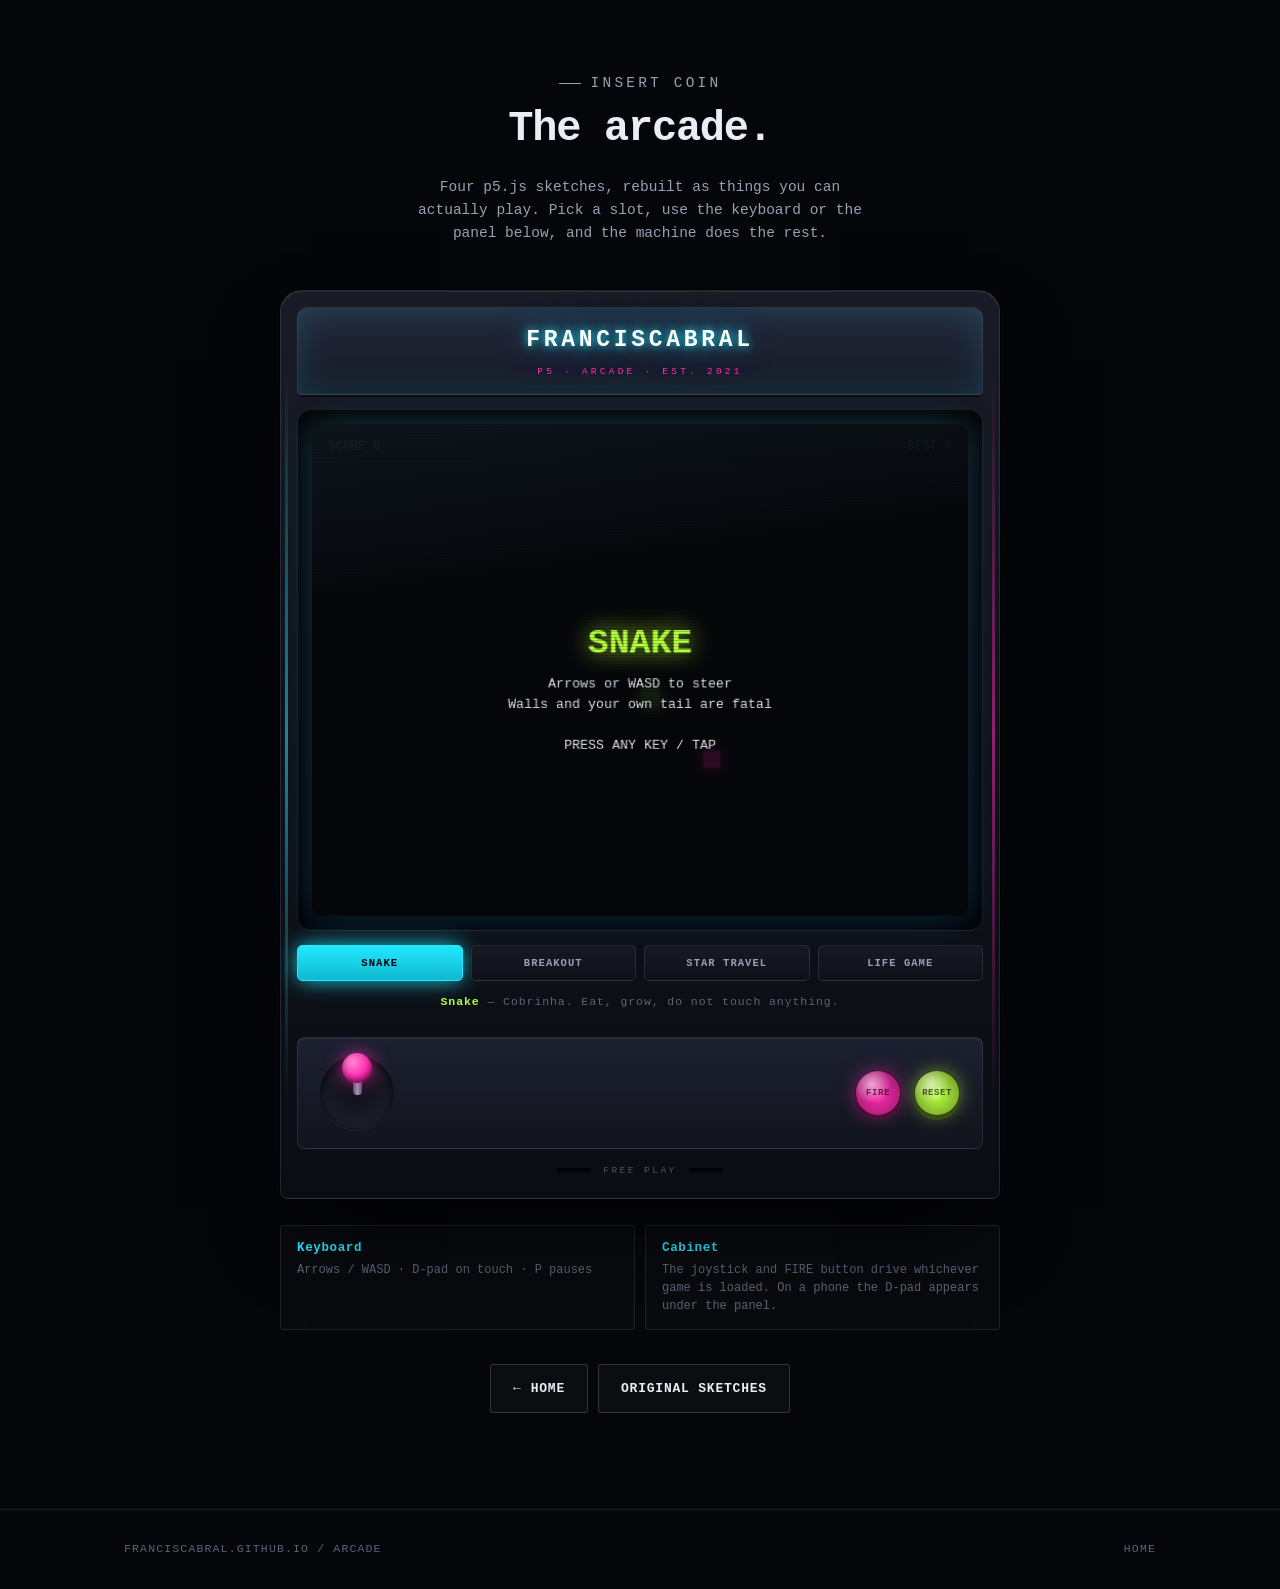
<file: arcade/index.html>
<!DOCTYPE html>
<html lang="en">

<head>
  <meta charset="utf-8">
  <meta name="viewport" content="width=device-width, initial-scale=1.0">
  <title>Arcade — franciscabral</title>
  <meta name="description" content="A p5.js arcade cabinet: Snake, Breakout, Star Travel and Life Game, playable in the browser.">
  <meta name="color-scheme" content="dark">
  <meta name="theme-color" content="#05060a">
  <link rel="icon"
    href="data:image/svg+xml,<svg xmlns='http://www.w3.org/2000/svg' viewBox='0 0 32 32'><rect width='32' height='32' fill='%2305060a'/><path d='M9 23V9h13' stroke='%2322e8ff' stroke-width='3.4' fill='none'/><path d='M9 16h9' stroke='%23ff2bb0' stroke-width='3.4' fill='none'/></svg>">
  <link rel="stylesheet" href="../assets/styles.css">
  <link rel="stylesheet" href="../assets/arcade.css">
</head>

<body>
  <main class="arcade-page">
    <div class="wrap">

      <div class="arcade-head">
        <p class="eyebrow eyebrow--magenta" style="justify-content:center">Insert coin</p>
        <h1>The arcade.</h1>
        <p>
          Four p5.js sketches, rebuilt as things you can actually play. Pick a slot, use
          the keyboard or the panel below, and the machine does the rest.
        </p>
      </div>

      <!-- ================================================================ -->
      <!-- THE CABINET                                                      -->
      <!-- ================================================================ -->
      <div class="cabinet">

        <div class="marquee">
          <div class="marquee__title">FRANCISCABRAL</div>
          <div class="marquee__sub">p5 · arcade · est. 2021</div>
        </div>

        <div class="screen-box">
          <div class="screen" id="screen">
            <div class="screen__boot" id="boot">
              <h2>READY PLAYER ONE</h2>
              <p>Select a game below</p>
            </div>
            <div class="screen__glass"></div>
          </div>
        </div>

        <div class="slots" id="slots"></div>
        <p class="now-playing" id="nowPlaying">No game loaded.</p>

        <div class="panel">
          <div class="stick" id="stick" aria-hidden="true">
            <div class="stick__dish"></div>
            <div class="stick__shaft"></div>
            <div class="stick__ball"></div>
          </div>

          <div class="buttons">
            <button class="abtn" id="btnFire" style="--btn:#ff2bb0" type="button"
              title="Action / start / pause">FIRE</button>
            <button class="abtn" id="btnReset" style="--btn:#b6ff3d" type="button"
              title="Restart the current game">RESET</button>
          </div>
        </div>

        <div class="touch-pad" id="touchPad">
          <span class="spacer"></span>
          <button type="button" data-dir="up" aria-label="Up">▲</button>
          <span class="spacer"></span>
          <button type="button" data-dir="left" aria-label="Left">◀</button>
          <button type="button" data-dir="down" aria-label="Down">▼</button>
          <button type="button" data-dir="right" aria-label="Right">▶</button>
        </div>

        <div class="coin">
          <i></i> Free play <i></i>
        </div>
      </div>

      <div class="controls-note">
        <div>
          <h3>Keyboard</h3>
          <p id="controlsText">Pick a game to see its controls.</p>
        </div>
        <div>
          <h3>Cabinet</h3>
          <p>
            The joystick and FIRE button drive whichever game is loaded. On a phone the
            D-pad appears under the panel.
          </p>
        </div>
      </div>

      <div style="text-align:center;margin-top:34px;display:flex;gap:10px;justify-content:center;flex-wrap:wrap">
        <a class="btn btn--ghost" href="../"><span aria-hidden="true">←</span> Home</a>
        <a class="btn btn--ghost" href="../archive/">Original sketches</a>
      </div>

    </div>
  </main>

  <footer>
    <div class="wrap footer__row">
      <span>franciscabral.github.io / arcade</span>
      <span><a href="../">Home</a></span>
    </div>
  </footer>

  <script src="../vendor/p5.min.js"></script>
  <script src="../assets/games.js"></script>
  <script src="../assets/cabinet.js"></script>
</body>

</html>
</file>
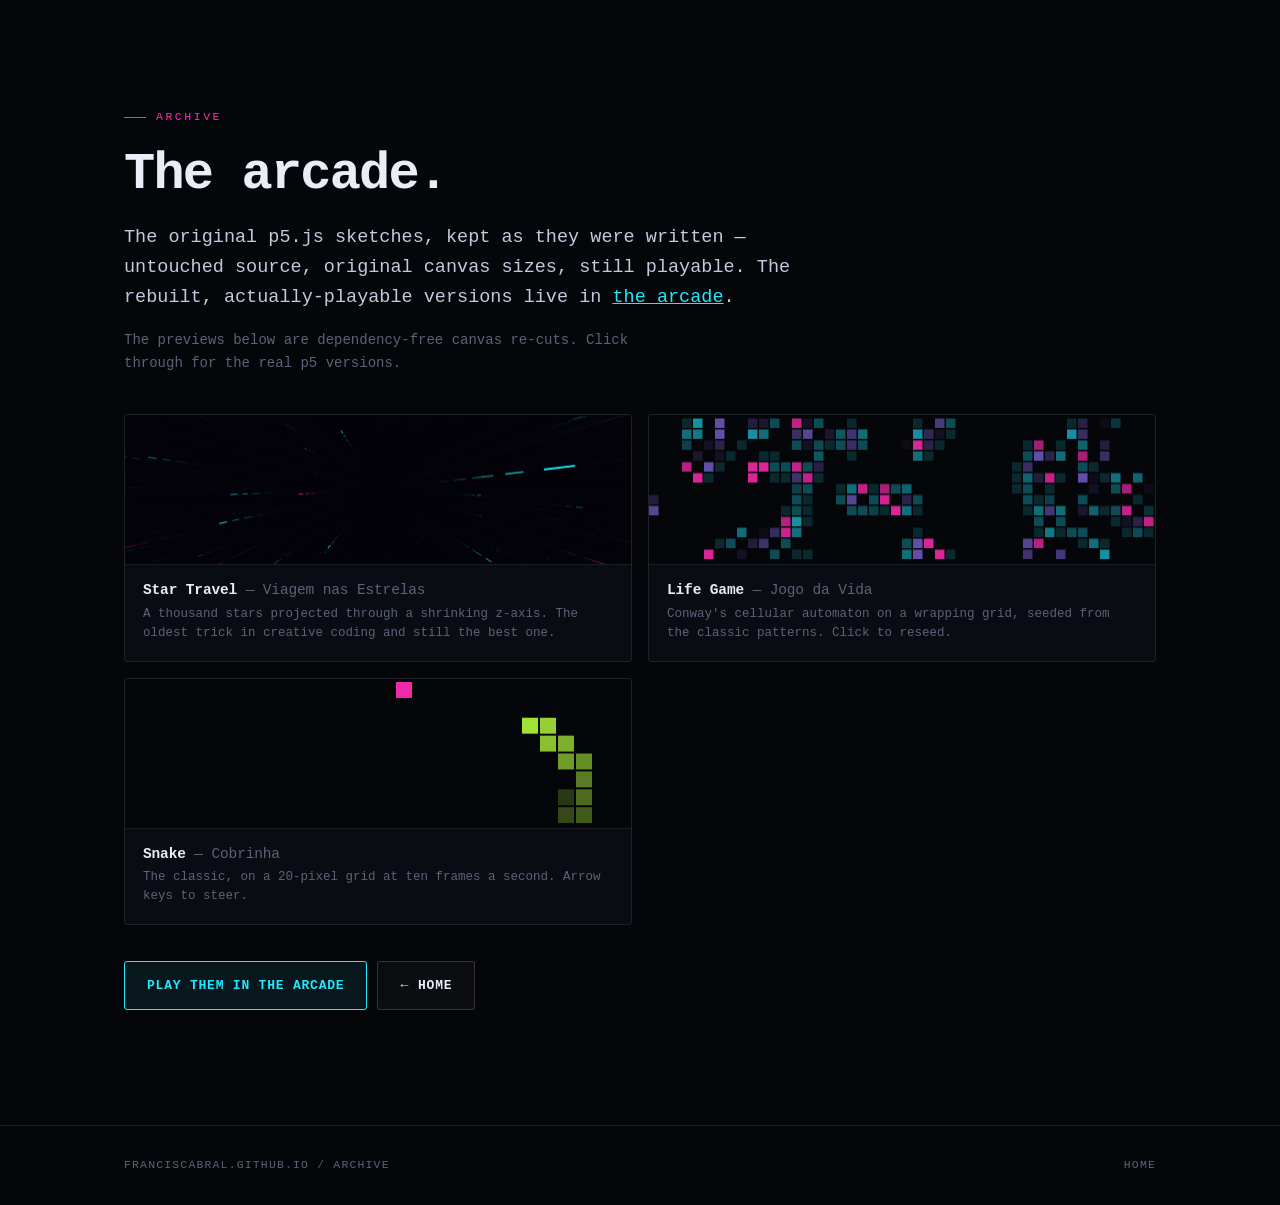
<file: archive/index.html>
<!DOCTYPE html>
<html lang="en">

<head>
  <meta charset="utf-8">
  <meta name="viewport" content="width=device-width, initial-scale=1.0">
  <title>The arcade — franciscabral</title>
  <meta name="description" content="The original p5.js sketches: Star Travel, Life Game and Snake.">
  <meta name="color-scheme" content="dark">
  <meta name="theme-color" content="#05060a">
  <meta name="robots" content="noindex, follow">
  <link rel="icon"
    href="data:image/svg+xml,<svg xmlns='http://www.w3.org/2000/svg' viewBox='0 0 32 32'><rect width='32' height='32' fill='%2305060a'/><path d='M9 23V9h13' stroke='%2322e8ff' stroke-width='3.4' fill='none'/><path d='M9 16h9' stroke='%23ff2bb0' stroke-width='3.4' fill='none'/></svg>">
  <link rel="stylesheet" href="../assets/styles.css">
</head>

<body>
  <main id="main">
    <section style="padding-top:clamp(72px,12vh,120px)">
      <div class="wrap">
        <p class="eyebrow eyebrow--magenta">Archive</p>
        <h2 style="font-size:clamp(30px,5.4vw,52px);letter-spacing:-0.035em">The arcade.</h2>
        <p class="lede" style="margin-bottom:16px">
The original p5.js sketches, kept as they were written — untouched source, original
          canvas sizes, still playable. The rebuilt, actually-playable versions live in
          <a href="../arcade/" style="color:var(--cyan)">the arcade</a>.
        </p>
        <p class="lede" style="margin-bottom:40px;color:var(--faint);font-size:14px">
          The previews below are dependency-free canvas re-cuts. Click through for the real
          p5 versions.
        </p>

        <div class="grid grid--2">
          <a class="sketch-card" href="StarTravel/index.html">
            <canvas data-sketch="stars" data-speed="10" aria-hidden="true"></canvas>
            <div class="sketch-card__body">
              <h3>Star Travel <span style="color:var(--faint);font-weight:400">— Viagem nas Estrelas</span></h3>
              <p>
                A thousand stars projected through a shrinking z-axis. The oldest trick in
                creative coding and still the best one.
              </p>
            </div>
          </a>

          <a class="sketch-card" href="LifeGame/index.html">
            <canvas data-sketch="life" aria-hidden="true"></canvas>
            <div class="sketch-card__body">
              <h3>Life Game <span style="color:var(--faint);font-weight:400">— Jogo da Vida</span></h3>
              <p>
                Conway's cellular automaton on a wrapping grid, seeded from the classic
                patterns. Click to reseed.
              </p>
            </div>
          </a>

          <a class="sketch-card" href="Snake/index.html">
            <canvas data-sketch="snake" aria-hidden="true"></canvas>
            <div class="sketch-card__body">
              <h3>Snake <span style="color:var(--faint);font-weight:400">— Cobrinha</span></h3>
              <p>
                The classic, on a 20-pixel grid at ten frames a second. Arrow keys to
                steer.
              </p>
            </div>
          </a>
        </div>

        <div style="margin-top:36px;display:flex;gap:10px;flex-wrap:wrap">
          <a class="btn btn--primary" href="../arcade/">Play them in the arcade</a>
          <a class="btn btn--ghost" href="../"><span aria-hidden="true">←</span> Home</a>
        </div>
      </div>
    </section>
  </main>

  <footer>
    <div class="wrap footer__row">
      <span>franciscabral.github.io / archive</span>
      <span><a href="../">Home</a></span>
    </div>
  </footer>

  <script src="../assets/sketches.js"></script>
  <script>
    Sketches.mountAll();
  </script>
</body>

</html>
</file>
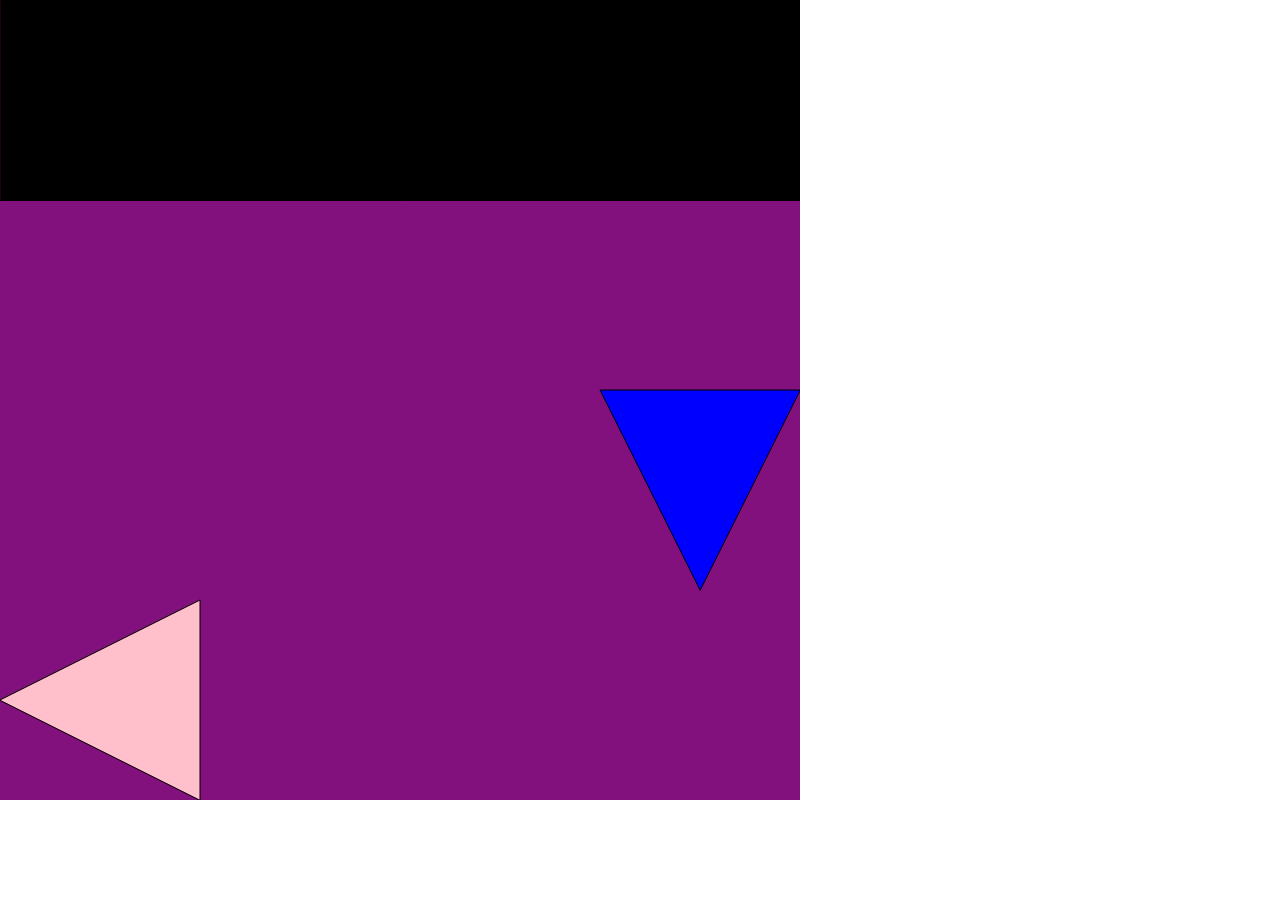
<file: RhythmStyle/index.html>
<!DOCTYPE html>
<html lang="">

<head>
  <meta charset="utf-8">
  <meta name="viewport" content="width=device-width, initial-scale=1.0">
  <title>Rhythm Style</title>
  <style>
    body {
      padding: 0;
      margin: 0;
    }
  </style>
  <script src="../p5.min.js"></script>
  <script src="../addons/p5.dom.min.js"></script>
  <script src="../addons/p5.sound.min.js"></script>
  <script src="rhythmStyle.js"></script>
</head>

<body>
</body>

</html>
</file>
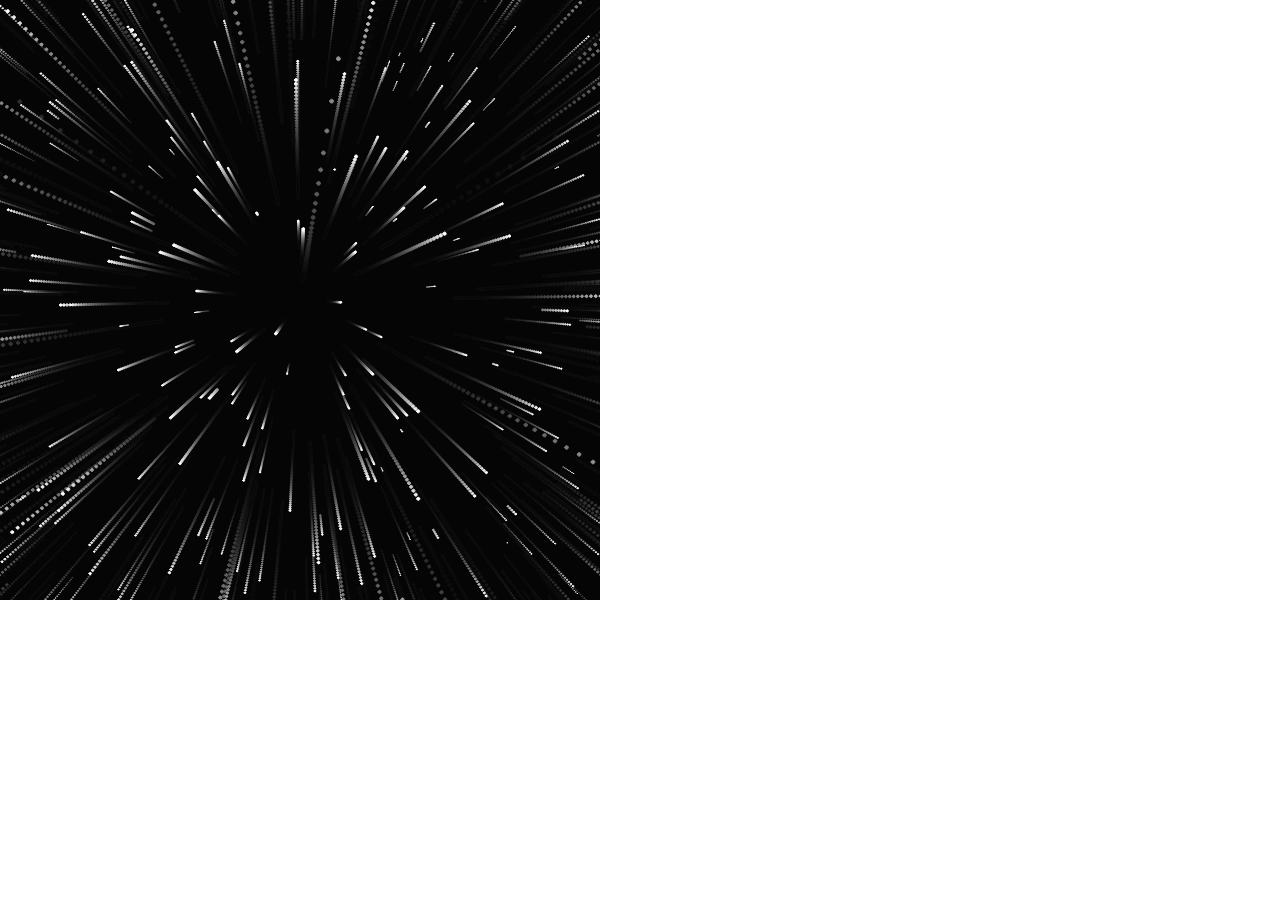
<file: StarTravel/index.html>
<!DOCTYPE html>
<html lang="">

<head>
  <meta charset="utf-8">
  <meta name="viewport" content="width=device-width, initial-scale=1.0">
  <title>Viagem nas Estrelas</title>
  <style>
    body {
      padding: 0;
      margin: 0;
    }
  </style>
  <script src="../p5.min.js"></script>
  <script src="../addons/p5.dom.min.js"></script>
  <script src="../addons/p5.sound.min.js"></script>
  <script src="startravel.js"></script>
</head>

<body>
</body>

</html>
</file>
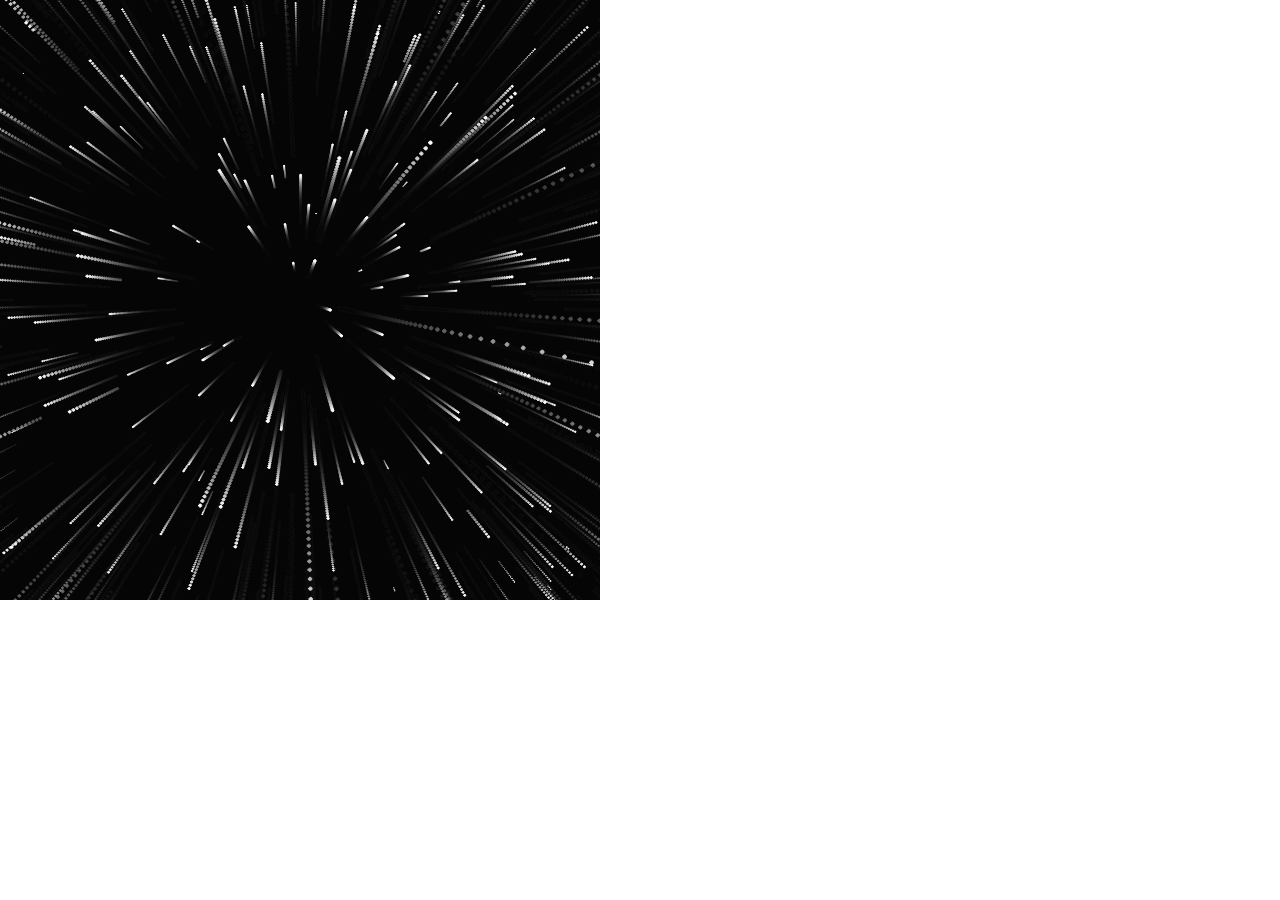
<file: archive/StarTravel/index.html>
<!DOCTYPE html>
<html lang="">

<head>
  <meta charset="utf-8">
  <meta name="viewport" content="width=device-width, initial-scale=1.0">
  <title>Viagem nas Estrelas</title>
  <style>
    body {
      padding: 0;
      margin: 0;
    }
  </style>
  <script src="../../vendor/p5.min.js"></script>
  <script src="../../vendor/addons/p5.dom.min.js"></script>
  <script src="../../vendor/addons/p5.sound.min.js"></script>
  <script src="startravel.js"></script>
</head>

<body>
</body>

</html>
</file>
<file: assets/styles.css>
/* ---------------------------------------------------------------------------
   franciscabral.github.io — neon arcade
   --------------------------------------------------------------------------- */

:root {
  --bg: #05060a;
  --bg-raise: #0a0c14;
  --ink: #e9edf6;
  --dim: #838ca0;
  --faint: #5b6377;

  --cyan: #22e8ff;
  --magenta: #ff2bb0;
  --lime: #b6ff3d;
  --violet: #9576ff;

  --line: rgba(255, 255, 255, 0.09);
  --line-strong: rgba(255, 255, 255, 0.16);

  --mono: ui-monospace, "SF Mono", SFMono-Regular, "JetBrains Mono",
    "IBM Plex Mono", Menlo, Consolas, "Liberation Mono", monospace;

  --wrap: 1120px;
  --gutter: clamp(20px, 5vw, 44px);
}

*,
*::before,
*::after {
  box-sizing: border-box;
}

html {
  scroll-behavior: smooth;
  -webkit-text-size-adjust: 100%;
}

body {
  margin: 0;
  background: var(--bg);
  color: var(--ink);
  font-family: var(--mono);
  font-size: 16px;
  line-height: 1.62;
  -webkit-font-smoothing: antialiased;
  overflow-x: hidden;
}

a {
  color: inherit;
}

::selection {
  background: var(--magenta);
  color: #fff;
}

:focus-visible {
  outline: 2px solid var(--cyan);
  outline-offset: 3px;
  border-radius: 2px;
}

.wrap {
  width: 100%;
  max-width: var(--wrap);
  margin: 0 auto;
  padding-inline: var(--gutter);
}

.skip {
  position: absolute;
  left: -9999px;
  top: 0;
  background: var(--cyan);
  color: #05060a;
  padding: 10px 16px;
  font-weight: 700;
  z-index: 100;
}
.skip:focus {
  left: 12px;
  top: 12px;
}

/* --- shared type -------------------------------------------------------- */

.eyebrow {
  font-size: 11.5px;
  letter-spacing: 0.22em;
  text-transform: uppercase;
  color: var(--cyan);
  margin: 0 0 18px;
  display: flex;
  align-items: center;
  gap: 10px;
}
.eyebrow::before {
  content: "";
  width: 22px;
  height: 1px;
  background: currentColor;
  flex: none;
}
.eyebrow--magenta { color: var(--magenta); }
.eyebrow--lime { color: var(--lime); }
.eyebrow--violet { color: var(--violet); }

h2 {
  font-size: clamp(25px, 3.6vw, 38px);
  line-height: 1.16;
  letter-spacing: -0.02em;
  font-weight: 700;
  margin: 0 0 18px;
}

h3 {
  font-size: 17px;
  line-height: 1.3;
  letter-spacing: -0.01em;
  font-weight: 700;
  margin: 0 0 10px;
}

p {
  margin: 0 0 16px;
  color: #b9c1d1;
}
p:last-child { margin-bottom: 0; }

.lede {
  font-size: clamp(16px, 1.9vw, 18.5px);
  color: #c3cade;
  max-width: 62ch;
}

section {
  padding: clamp(64px, 9vw, 116px) 0;
  position: relative;
}

.rule {
  height: 1px;
  background: linear-gradient(
    90deg,
    transparent,
    var(--line-strong) 18%,
    var(--line-strong) 82%,
    transparent
  );
  border: 0;
  margin: 0;
}

/* --- hero --------------------------------------------------------------- */

.hero {
  position: relative;
  min-height: 100svh;
  display: flex;
  align-items: center;
  padding: clamp(96px, 14vh, 150px) 0 clamp(72px, 10vh, 110px);
  overflow: hidden;
  isolation: isolate;
}

.mosaic {
  position: absolute;
  inset: 0;
  z-index: -3;
  display: grid;
  grid-template-columns: 1fr 1fr;
  grid-template-rows: 1fr 1fr;
  gap: 1px;
  background: var(--line);
}

.mosaic canvas {
  display: block;
  width: 100%;
  height: 100%;
  background: var(--bg);
}

/* Knock the mosaic back so the type stays the loudest thing on screen. */
.mosaic::after {
  content: "";
  position: absolute;
  inset: 0;
  background:
    radial-gradient(
      100% 80% at 24% 46%,
      rgba(5, 6, 10, 0.93) 0%,
      rgba(5, 6, 10, 0.82) 30%,
      rgba(5, 6, 10, 0.5) 62%,
      rgba(5, 6, 10, 0.62) 100%
    ),
    linear-gradient(180deg, rgba(5, 6, 10, 0.9) 0%, transparent 24%, transparent 66%, var(--bg) 100%);
}

/* CRT scanlines, sitting above the mosaic but under the content. */
.scanlines {
  position: absolute;
  inset: 0;
  z-index: -2;
  pointer-events: none;
  background: repeating-linear-gradient(
    180deg,
    rgba(255, 255, 255, 0.035) 0px,
    rgba(255, 255, 255, 0.035) 1px,
    transparent 1px,
    transparent 3px
  );
  mix-blend-mode: overlay;
}

.hero__inner {
  position: relative;
  width: 100%;
}

.hero__tag {
  font-size: 11.5px;
  letter-spacing: 0.24em;
  text-transform: uppercase;
  color: var(--cyan);
  margin: 0 0 22px;
}
.hero__tag b {
  color: var(--magenta);
  font-weight: 700;
}

.hero__name {
  font-size: clamp(38px, 8.6vw, 88px);
  line-height: 0.98;
  letter-spacing: -0.045em;
  font-weight: 700;
  margin: 0 0 20px;
  text-shadow:
    0 0 28px rgba(34, 232, 255, 0.28),
    0 0 70px rgba(255, 43, 176, 0.14);
}
.hero__name .dot {
  color: var(--magenta);
}

.hero__role {
  font-size: clamp(16px, 2.3vw, 22px);
  line-height: 1.42;
  color: var(--ink);
  max-width: 30ch;
  margin: 0 0 20px;
  font-weight: 500;
}
.hero__role em {
  font-style: normal;
  color: var(--cyan);
}

.hero__blurb {
  max-width: 56ch;
  color: #aab3c6;
  font-size: 15.5px;
  margin: 0 0 34px;
}

.cursor {
  display: inline-block;
  width: 0.58em;
  height: 1.05em;
  background: var(--lime);
  vertical-align: -0.16em;
  margin-left: 4px;
  animation: blink 1.05s steps(2, start) infinite;
}
@keyframes blink {
  to { visibility: hidden; }
}

.cta-row {
  display: flex;
  flex-wrap: wrap;
  gap: 12px;
  margin-bottom: 40px;
}

.btn {
  display: inline-flex;
  align-items: center;
  gap: 9px;
  padding: 13px 22px;
  border: 1px solid var(--line-strong);
  border-radius: 3px;
  font-size: 13px;
  font-weight: 700;
  letter-spacing: 0.06em;
  text-transform: uppercase;
  text-decoration: none;
  color: var(--ink);
  background: rgba(255, 255, 255, 0.03);
  transition: border-color 0.18s ease, color 0.18s ease, box-shadow 0.18s ease,
    background 0.18s ease, transform 0.18s ease;
}
.btn:hover {
  transform: translateY(-1px);
}
.btn--primary {
  border-color: var(--cyan);
  color: var(--cyan);
  background: rgba(34, 232, 255, 0.07);
}
.btn--primary:hover {
  background: rgba(34, 232, 255, 0.15);
  box-shadow: 0 0 26px rgba(34, 232, 255, 0.26);
}
.btn--ghost:hover {
  border-color: var(--magenta);
  color: var(--magenta);
  box-shadow: 0 0 24px rgba(255, 43, 176, 0.2);
}

.hero__meta {
  display: flex;
  flex-wrap: wrap;
  gap: 8px 26px;
  font-size: 11.5px;
  letter-spacing: 0.14em;
  text-transform: uppercase;
  color: var(--faint);
}
.hero__meta span {
  display: inline-flex;
  align-items: center;
  gap: 8px;
}
.hero__meta i {
  width: 5px;
  height: 5px;
  border-radius: 50%;
  background: var(--lime);
  font-style: normal;
  box-shadow: 0 0 8px var(--lime);
}

/* --- grids -------------------------------------------------------------- */

.grid {
  display: grid;
  gap: 16px;
}
.grid--3 { grid-template-columns: repeat(3, 1fr); }
.grid--2 { grid-template-columns: repeat(2, 1fr); }
.grid--4 { grid-template-columns: repeat(4, 1fr); }

.card {
  position: relative;
  border: 1px solid var(--line);
  border-radius: 4px;
  background: linear-gradient(180deg, rgba(255, 255, 255, 0.035), rgba(255, 255, 255, 0.012));
  padding: 28px 26px;
  transition: border-color 0.2s ease, box-shadow 0.2s ease, transform 0.2s ease;
}
.card:hover {
  transform: translateY(-2px);
  border-color: var(--line-strong);
}

/* Accent stripe along the top edge of each venture card. */
.card--accent::before {
  content: "";
  position: absolute;
  inset: -1px -1px auto -1px;
  height: 2px;
  border-radius: 4px 4px 0 0;
  background: var(--accent, var(--cyan));
  opacity: 0.85;
}
.card--accent:hover {
  box-shadow: 0 0 34px -8px var(--accent, var(--cyan));
  border-color: color-mix(in srgb, var(--accent, var(--cyan)) 45%, transparent);
}

.card__kicker {
  font-size: 10.5px;
  letter-spacing: 0.2em;
  text-transform: uppercase;
  color: var(--accent, var(--cyan));
  margin: 0 0 14px;
}

.card__role {
  font-size: 12px;
  color: var(--faint);
  letter-spacing: 0.08em;
  text-transform: uppercase;
  margin: 0 0 14px;
}

.card p {
  font-size: 14.5px;
  line-height: 1.6;
  color: #a9b2c4;
}

.card__link {
  display: inline-flex;
  align-items: center;
  gap: 7px;
  margin-top: 18px;
  font-size: 12px;
  letter-spacing: 0.1em;
  text-transform: uppercase;
  font-weight: 700;
  text-decoration: none;
  color: var(--accent, var(--cyan));
}
.card__link:hover {
  text-decoration: underline;
  text-underline-offset: 4px;
}

/* --- capability list ---------------------------------------------------- */

.caps {
  list-style: none;
  margin: 0;
  padding: 0;
  display: grid;
  gap: 1px;
  background: var(--line);
  border: 1px solid var(--line);
  border-radius: 4px;
  overflow: hidden;
}

.caps li {
  background: var(--bg);
  padding: 24px 26px;
  display: grid;
  grid-template-columns: 54px 1fr;
  gap: 18px;
  align-items: start;
  transition: background 0.2s ease;
}
.caps li:hover {
  background: var(--bg-raise);
}

.caps .num {
  font-size: 11.5px;
  letter-spacing: 0.1em;
  color: var(--violet);
  padding-top: 3px;
}

.caps h3 {
  margin-bottom: 6px;
}

.caps p {
  font-size: 14.5px;
  color: #a3acbf;
  margin: 0;
}

/* --- how I got here ----------------------------------------------------- */

/* A six-frame neon reel: the same career arc, but told as pictures. */
.neon-reel {
  position: relative;
  display: grid;
  grid-template-columns: repeat(6, minmax(0, 1fr));
  gap: 12px;
  margin: 30px 0 42px;
}

.neon-reel::before {
  content: "";
  position: absolute;
  z-index: -1;
  top: 55px;
  left: 7%;
  right: 7%;
  height: 1px;
  background: linear-gradient(90deg, var(--magenta), var(--cyan), var(--violet), var(--lime));
  box-shadow: 0 0 12px rgba(34, 232, 255, 0.35);
  opacity: 0.34;
}

.neon-scene {
  --neon: var(--cyan);
  margin: 0;
  min-width: 0;
  padding: 12px 10px 11px;
  text-align: center;
  border: 1px solid var(--line);
  border-radius: 5px;
  background:
    radial-gradient(100% 85% at 50% 32%, color-mix(in srgb, var(--neon) 8%, transparent), transparent 70%),
    rgba(5, 6, 10, 0.88);
  transition: transform 0.2s ease, border-color 0.2s ease, box-shadow 0.2s ease;
}

.neon-scene svg {
  display: block;
  width: 100%;
  max-height: 94px;
  overflow: visible;
  transition: transform 0.24s ease;
}

.neon-line,
.neon-hot {
  fill: none;
  stroke: var(--neon);
  stroke-width: 2.2;
  stroke-linecap: round;
  stroke-linejoin: round;
  vector-effect: non-scaling-stroke;
  opacity: 0.34;
  stroke-dasharray: 260;
  stroke-dashoffset: 0;
}

.neon-hot {
  stroke: var(--ink);
  opacity: 0.3;
}

.neon-dot {
  fill: var(--neon);
  opacity: 0.35;
}

.neon-scene.is-lit .neon-line,
.neon-scene.is-lit .neon-hot {
  animation: neon-draw 0.9s ease-out both;
}

.neon-scene.is-lit .neon-hot {
  animation-delay: 0.36s;
}

.neon-scene.is-lit .neon-dot {
  animation: neon-pop 0.32s 0.7s ease-out both;
}

.neon-scene:nth-child(2) svg { animation-delay: 0.08s; }
.neon-scene:nth-child(3) svg { animation-delay: 0.16s; }
.neon-scene:nth-child(4) svg { animation-delay: 0.24s; }
.neon-scene:nth-child(5) svg { animation-delay: 0.32s; }
.neon-scene:nth-child(6) svg { animation-delay: 0.4s; }

.neon-scene figcaption {
  margin-top: 6px;
  min-height: 2.6em;
  font-size: 9.5px;
  line-height: 1.35;
  letter-spacing: 0.12em;
  text-transform: uppercase;
  color: var(--faint);
  transition: color 0.2s ease;
}

.neon-scene:hover {
  transform: translateY(-3px);
  border-color: color-mix(in srgb, var(--neon) 48%, transparent);
  box-shadow: 0 0 28px -12px var(--neon);
}

.neon-scene:hover svg {
  transform: scale(1.04);
}

.neon-scene:hover figcaption,
.neon-scene--founder figcaption {
  color: var(--neon);
}

@keyframes neon-draw {
  0% {
    stroke-dashoffset: 260;
    opacity: 0.12;
    filter: none;
  }
  68% {
    opacity: 1;
  }
  82% {
    opacity: 0.58;
  }
  100% {
    stroke-dashoffset: 0;
    opacity: 0.94;
    filter: drop-shadow(0 0 4px var(--neon)) drop-shadow(0 0 10px color-mix(in srgb, var(--neon) 55%, transparent));
  }
}

@keyframes neon-pop {
  0% { opacity: 0; transform: scale(0.45); transform-origin: center; }
  75% { opacity: 1; transform: scale(1.25); }
  100% {
    opacity: 1;
    transform: scale(1);
    filter: drop-shadow(0 0 6px var(--neon));
  }
}

/* Two columns of body copy on desktop; the measure stays readable. */
.prose {
  columns: 2;
  column-gap: 46px;
  max-width: 900px;
}

.prose p {
  font-size: 15px;
  line-height: 1.68;
  color: #a9b2c4;
  margin: 0 0 16px;
  /* Never split a paragraph across the column break. */
  break-inside: avoid;
}

.prose p:last-child {
  margin-bottom: 0;
  color: #c3cade;
}

.prose--closing {
  margin-top: 36px;
}

/* The career's real turn: not ambition, but finally accepting ownership. */
.founder-turn {
  position: relative;
  display: grid;
  grid-template-columns: minmax(0, 1.08fr) minmax(320px, 0.92fr);
  gap: clamp(32px, 5vw, 62px);
  align-items: center;
  margin: 48px 0 0;
  padding: clamp(28px, 4.6vw, 52px);
  border: 1px solid color-mix(in srgb, var(--lime) 24%, var(--line));
  border-radius: 7px;
  overflow: hidden;
  background:
    radial-gradient(80% 100% at 100% 32%, rgba(182, 255, 61, 0.08), transparent 64%),
    radial-gradient(70% 90% at 0% 100%, rgba(34, 232, 255, 0.055), transparent 68%),
    linear-gradient(145deg, rgba(255, 255, 255, 0.028), rgba(255, 255, 255, 0.008));
}

.founder-turn::before {
  content: "";
  position: absolute;
  inset: -1px -1px auto;
  height: 2px;
  background: linear-gradient(90deg, transparent, var(--cyan), var(--lime), transparent);
  opacity: 0.78;
}

.founder-turn__kicker {
  margin: 0 0 13px;
  font-size: 10.5px;
  letter-spacing: 0.2em;
  text-transform: uppercase;
  color: var(--lime);
}

.founder-turn h3 {
  max-width: 18ch;
  margin-bottom: 20px;
  font-size: clamp(22px, 3.2vw, 34px);
  line-height: 1.15;
  letter-spacing: -0.025em;
}

.founder-turn__copy > p:not(.founder-turn__kicker) {
  font-size: 14.5px;
  line-height: 1.68;
  color: #abb4c7;
}

.founder-turn__close {
  margin-top: 22px;
  padding: 16px 0 0 17px;
  border-top: 1px solid var(--line);
  border-left: 2px solid var(--lime);
  color: #d2d9e8 !important;
}

.founder-turn__visual {
  margin: 0;
  padding: 12px 8px 10px;
  border: 1px solid var(--line);
  border-radius: 5px;
  background: rgba(5, 6, 10, 0.66);
}

.founder-turn__visual svg {
  display: block;
  width: 100%;
  overflow: visible;
}

.founder-grid {
  fill: none;
  stroke: rgba(255, 255, 255, 0.045);
  stroke-width: 1;
}

.founder-route,
.founder-sign path {
  fill: none;
  stroke: var(--cyan);
  stroke-width: 2.4;
  stroke-linecap: round;
  stroke-linejoin: round;
  vector-effect: non-scaling-stroke;
  opacity: 0.3;
}

.founder-route {
  stroke-dasharray: 720;
  stroke-dashoffset: 0;
}

.founder-route--ghost {
  stroke: var(--magenta);
  stroke-dasharray: 7 8;
  opacity: 0.2;
}

.founder-node {
  fill: var(--cyan);
  opacity: 0.3;
}

.founder-sign path {
  stroke: var(--lime);
}

.founder-sign text,
.founder-map__note {
  fill: var(--lime);
  font-family: var(--mono);
  font-size: 11px;
  font-weight: 700;
  letter-spacing: 0.09em;
  opacity: 0.3;
}

.founder-sign .founder-sign__status {
  fill: var(--cyan);
  font-size: 5.5px;
  letter-spacing: 0.06em;
}

.founder-map__note {
  fill: var(--faint);
  font-size: 7px;
}

.founder-map__note--end {
  fill: var(--lime);
}

.founder-turn__visual figcaption {
  margin: 4px 8px 0;
  font-size: 9.5px;
  letter-spacing: 0.12em;
  text-transform: uppercase;
  text-align: center;
  color: var(--faint);
}

.founder-turn.is-lit .founder-route:not(.founder-route--ghost) {
  animation: founder-route 1.8s 0.15s ease-out both;
}

.founder-turn.is-lit .founder-node {
  animation: neon-pop 0.4s 1.3s ease-out both;
}

.founder-turn.is-lit .founder-sign path,
.founder-turn.is-lit .founder-sign text,
.founder-turn.is-lit .founder-map__note--end {
  animation: founder-sign 0.8s 1.45s ease-out both;
}

@keyframes founder-route {
  from { stroke-dashoffset: 720; opacity: 0.12; }
  to {
    stroke-dashoffset: 0;
    opacity: 0.96;
    filter: drop-shadow(0 0 5px var(--cyan));
  }
}

@keyframes founder-sign {
  0%, 26%, 43% { opacity: 0.12; filter: none; }
  18%, 34%, 62% { opacity: 1; filter: drop-shadow(0 0 8px var(--lime)); }
  100% { opacity: 0.96; filter: drop-shadow(0 0 5px var(--lime)); }
}

@media (max-width: 760px) {
  .prose {
    columns: 1;
  }
}

/* --- time travel / the museum ------------------------------------------- */

/* The joke that named the section, sitting on top of it. */
.epigraph {
  margin: 26px 0 0;
  padding-left: 16px;
  border-left: 2px solid var(--lime);
  max-width: 52ch;
}

.epigraph blockquote {
  margin: 0;
  font-size: clamp(16px, 2vw, 19px);
  line-height: 1.45;
  color: var(--ink);
}

.epigraph figcaption {
  margin-top: 8px;
  font-size: 11px;
  letter-spacing: 0.14em;
  text-transform: uppercase;
  color: var(--faint);
}

.strip-wrap {
  margin-top: 38px;
}

.strip {
  display: flex;
  gap: 18px;
  overflow-x: auto;
  scroll-snap-type: x mandatory;
  scroll-behavior: smooth;
  /* Bleed to the viewport edge so the strip reads as continuous film. */
  padding: 4px var(--gutter) 22px;
  scrollbar-width: thin;
  scrollbar-color: var(--line-strong) transparent;
}
.strip::-webkit-scrollbar {
  height: 6px;
}
.strip::-webkit-scrollbar-thumb {
  background: var(--line-strong);
  border-radius: 3px;
}
.strip:focus-visible {
  outline: 2px solid var(--cyan);
  outline-offset: -2px;
}

.exhibit {
  flex: 0 0 min(560px, 84vw);
  /* start, not center: the nav scrolls to an exact card offset, and centring
     makes mandatory snapping fight those programmatic scrolls. */
  scroll-snap-align: start;
  display: flex;
  flex-direction: column;
  border: 1px solid var(--line);
  border-radius: 6px;
  background: var(--bg-raise);
  overflow: hidden;
}

/* --- the screen --------------------------------------------------------- */

.crt {
  --chrome-bar: #000080;
  --chrome-bar-text: #fff;
  --chrome-body: #c0c0c0;
  --chrome-code: #111;
  --chrome-k: #0000cd;
  --chrome-s: #a31515;
  --chrome-c: #007c00;
  --chrome-n: #7a3e9d;
  --chrome-f: #111;
}

.crt__bar {
  display: flex;
  align-items: center;
  justify-content: space-between;
  gap: 10px;
  padding: 5px 8px;
  background: var(--chrome-bar);
  color: var(--chrome-bar-text);
  font-size: 11px;
  letter-spacing: 0.02em;
}
.crt__bar i {
  font-style: normal;
  opacity: 0.85;
  letter-spacing: 0.05em;
  flex: none;
}
.crt__title {
  overflow: hidden;
  text-overflow: ellipsis;
  white-space: nowrap;
}

.crt__code {
  margin: 0;
  padding: 16px 18px;
  background: var(--chrome-body);
  color: var(--chrome-code);
  font-size: 11.5px;
  line-height: 1.62;
  min-height: 232px;
  overflow-x: auto;
  tab-size: 4;
}
.crt__code code {
  font-family: inherit;
  white-space: pre;
}

.crt__code .k { color: var(--chrome-k); font-weight: 700; }
.crt__code .s { color: var(--chrome-s); }
.crt__code .c { color: var(--chrome-c); font-style: italic; }
.crt__code .n { color: var(--chrome-n); }
.crt__code .f { color: var(--chrome-f); font-weight: 700; }

/* Period chrome. The joke is that it modernises as you scroll. */

[data-chrome="dos"] .crt {
  --chrome-bar: #1d1d1d;
  --chrome-bar-text: #cfcfcf;
  --chrome-body: #000;
  --chrome-code: #d0d0d0;
  --chrome-k: #fff;
  --chrome-s: #d0d0d0;
  --chrome-c: #6f6f6f;
  --chrome-n: #fff;
  --chrome-f: #fff;
}

/* Turbo Pascal: blue field, yellow body, white keywords, grey menu bar. */
/* Solaris/xterm: phosphor green on black, plain grey title bar. */
[data-chrome="unix"] .crt {
  --chrome-bar: #3a3a3a;
  --chrome-bar-text: #d8d8d8;
  --chrome-body: #000;
  --chrome-code: #58d68d;
  --chrome-k: #eafff2;
  --chrome-s: #9ae6c0;
  --chrome-c: #5f7f6d;
  --chrome-n: #eafff2;
  --chrome-f: #eafff2;
}

[data-chrome="pascal"] .crt {
  --chrome-bar: #a8a8a8;
  --chrome-bar-text: #000;
  --chrome-body: #0000a8;
  --chrome-code: #ffff54;
  --chrome-k: #fff;
  --chrome-s: #54ffff;
  --chrome-c: #a8a8a8;
  --chrome-n: #54ff54;
  --chrome-f: #fff;
}
[data-chrome="pascal"] .crt__bar {
  letter-spacing: 0.1em;
  font-weight: 700;
}

[data-chrome="ide"] .crt {
  --chrome-bar: #2d4b7c;
  --chrome-bar-text: #eef3fb;
  --chrome-body: #fdfdfd;
  --chrome-code: #1f1f1f;
  --chrome-k: #0000ff;
  --chrome-s: #a31515;
  --chrome-c: #008000;
  --chrome-n: #098658;
  --chrome-f: #795e26;
}

[data-chrome="neon"] .crt {
  --chrome-bar: #12151f;
  --chrome-bar-text: #8892a6;
  --chrome-body: #06070d;
  --chrome-code: #c8d0e0;
  --chrome-k: #22e8ff;
  --chrome-s: #b6ff3d;
  --chrome-c: #5b6377;
  --chrome-n: #ff2bb0;
  --chrome-f: #9576ff;
}
[data-chrome="neon"] .crt__bar i {
  color: #ff2bb0;
  font-size: 8px;
}

/* --- testimonial card --------------------------------------------------- */

.exhibit--quote {
  border-color: color-mix(in srgb, var(--lime) 30%, transparent);
}

.quote {
  position: relative;
  padding: 26px 26px 22px;
  min-height: 232px;
  display: flex;
  flex-direction: column;
  justify-content: center;
  gap: 16px;
  background:
    radial-gradient(120% 100% at 20% 0%, rgba(182, 255, 61, 0.08), transparent 62%),
    var(--bg);
}

.quote__mark {
  position: absolute;
  top: 2px;
  left: 18px;
  margin: 0;
  font-size: 66px;
  line-height: 1;
  color: color-mix(in srgb, var(--lime) 34%, transparent);
}

.quote__pt {
  margin: 0;
  font-size: 15px;
  line-height: 1.6;
  color: var(--ink);
}

.quote__en {
  margin: 0;
  font-size: 12.5px;
  line-height: 1.55;
  color: var(--faint);
  font-style: italic;
  padding-top: 14px;
  border-top: 1px solid var(--line);
}

/* --- the plaque --------------------------------------------------------- */

.plaque {
  padding: 20px 22px 22px;
  border-top: 1px solid var(--line);
  flex: 1;
  display: flex;
  flex-direction: column;
}

.plaque__no {
  font-size: 10.5px;
  letter-spacing: 0.18em;
  text-transform: uppercase;
  color: var(--violet);
  margin: 0 0 10px;
}

.plaque h3 {
  font-size: 16px;
  margin: 0 0 8px;
}

.plaque > p {
  font-size: 13.5px;
  line-height: 1.6;
  color: #a3acbf;
  margin: 0;
}

/* The "then -> now" line: what this exhibit became. Two classes to outrank
   `.plaque > p`, same reason as the reconstruction mark. */
.plaque > .plaque__then {
  margin: 14px 0 0;
  padding-left: 12px;
  border-left: 2px solid var(--lime);
  font-size: 13px;
  line-height: 1.55;
  color: #cbd3e2;
}
.plaque__then code {
  font-family: inherit;
  font-size: 12px;
  color: var(--lime);
}

.plaque__tech {
  list-style: none;
  display: flex;
  flex-wrap: wrap;
  gap: 6px;
  margin: 16px 0 0;
  padding: 0;
}
.plaque__tech li {
  font-size: 10.5px;
  letter-spacing: 0.1em;
  text-transform: uppercase;
  color: var(--dim);
  border: 1px solid var(--line);
  border-radius: 2px;
  padding: 5px 9px;
}

/* Museum convention: say plainly that the artefact is a reconstruction. */
/* Two classes, to outrank `.plaque > p { margin: 0 }` — otherwise margin-top:auto
   never applies and the marks drift with each card's text length. */
.plaque > .plaque__recon {
  /* Pinned to the bottom so the mark lines up across cards of differing height. */
  margin: auto 0 0;
  padding-top: 14px;
  font-size: 10.5px;
  font-style: italic;
  letter-spacing: 0.06em;
  color: var(--faint);
}

/* --- strip navigation --------------------------------------------------- */

.strip-nav {
  display: flex;
  align-items: center;
  justify-content: center;
  gap: 16px;
  margin-top: 6px;
}

.strip-btn {
  appearance: none;
  cursor: pointer;
  font-family: inherit;
  font-size: 15px;
  line-height: 1;
  width: 40px;
  height: 40px;
  border-radius: 3px;
  color: var(--ink);
  background: rgba(255, 255, 255, 0.03);
  border: 1px solid var(--line-strong);
  transition: border-color 0.15s ease, color 0.15s ease, background 0.15s ease;
}
.strip-btn:hover {
  border-color: var(--violet);
  color: var(--violet);
}
.strip-btn[disabled] {
  opacity: 0.3;
  cursor: default;
}
.strip-btn[disabled]:hover {
  border-color: var(--line-strong);
  color: var(--ink);
}

.strip-hint {
  font-size: 10.5px;
  letter-spacing: 0.16em;
  text-transform: uppercase;
  color: var(--faint);
}

@media (max-width: 620px) {
  .crt__code {
    font-size: 10.5px;
    min-height: 200px;
    padding: 13px 14px;
  }
  .strip-hint {
    display: none;
  }
}

/* --- stack -------------------------------------------------------------- */

.stack-group + .stack-group {
  margin-top: 26px;
}

.stack-group__label {
  font-size: 11px;
  letter-spacing: 0.18em;
  text-transform: uppercase;
  color: var(--faint);
  margin: 0 0 12px;
}

.chips {
  display: flex;
  flex-wrap: wrap;
  gap: 8px;
  list-style: none;
  margin: 0;
  padding: 0;
}

.chips li {
  font-size: 12.5px;
  padding: 7px 13px;
  border: 1px solid var(--line);
  border-radius: 2px;
  color: #bcc4d5;
  background: rgba(255, 255, 255, 0.02);
  transition: border-color 0.18s ease, color 0.18s ease;
}
.chips li:hover {
  border-color: var(--cyan);
  color: var(--cyan);
}

/* History rows sit back from the current stack without disappearing. */
.chips--muted li {
  color: var(--faint);
  border-style: dashed;
}
.chips--muted li:hover {
  border-color: var(--violet);
  color: var(--violet);
}

/* --- archive ------------------------------------------------------------ */

.sketch-card {
  display: block;
  text-decoration: none;
  border: 1px solid var(--line);
  border-radius: 4px;
  overflow: hidden;
  background: var(--bg-raise);
  transition: border-color 0.2s ease, transform 0.2s ease, box-shadow 0.2s ease;
}
.sketch-card:hover {
  transform: translateY(-3px);
  border-color: var(--cyan);
  box-shadow: 0 0 32px -10px var(--cyan);
}

.sketch-card canvas {
  display: block;
  width: 100%;
  height: 150px;
  background: var(--bg);
  border-bottom: 1px solid var(--line);
}

.sketch-card__body {
  padding: 16px 18px 18px;
}

.sketch-card__body h3 {
  font-size: 14.5px;
  margin-bottom: 5px;
}

.sketch-card__body p {
  font-size: 12.5px;
  line-height: 1.5;
  color: var(--faint);
  margin: 0;
}

/* --- contact / footer --------------------------------------------------- */

.contact {
  border-top: 1px solid var(--line);
  background:
    radial-gradient(90% 130% at 50% 0%, rgba(255, 43, 176, 0.08), transparent 62%),
    var(--bg);
  text-align: center;
}

.contact h2 {
  max-width: 20ch;
  margin-inline: auto;
}

.contact .lede {
  margin-inline: auto;
  margin-bottom: 32px;
  max-width: 48ch;
}

.links {
  display: flex;
  flex-wrap: wrap;
  justify-content: center;
  gap: 10px;
}

footer {
  border-top: 1px solid var(--line);
  padding: 30px 0;
  font-size: 11.5px;
  letter-spacing: 0.1em;
  color: var(--faint);
}

.footer__row {
  display: flex;
  flex-wrap: wrap;
  justify-content: space-between;
  gap: 12px;
  text-transform: uppercase;
}

.footer__row a {
  text-decoration: none;
}
.footer__row a:hover {
  color: var(--cyan);
}

/* --- responsive --------------------------------------------------------- */

@media (max-width: 900px) {
  .grid--3,
  .grid--4 {
    grid-template-columns: repeat(2, 1fr);
  }

  .neon-reel {
    grid-template-columns: repeat(3, minmax(0, 1fr));
  }

  .neon-reel::before {
    display: none;
  }

  .founder-turn {
    grid-template-columns: 1fr;
  }

  .founder-turn__visual {
    width: min(100%, 580px);
    margin-inline: auto;
  }
}

@media (max-width: 620px) {
  .grid--2,
  .grid--3,
  .grid--4 {
    grid-template-columns: 1fr;
  }

  .hero {
    min-height: auto;
    padding-top: clamp(80px, 18vh, 120px);
  }

  /* Two tiles is plenty of motion on a phone. */
  .mosaic {
    grid-template-columns: 1fr;
    grid-template-rows: 1fr 1fr;
  }
  .mosaic canvas:nth-child(n + 3) {
    display: none;
  }
  .mosaic::after {
    background:
      linear-gradient(180deg, rgba(5, 6, 10, 0.92) 0%, rgba(5, 6, 10, 0.8) 40%, var(--bg) 100%);
  }

  .caps li {
    grid-template-columns: 1fr;
    gap: 8px;
    padding: 22px 20px;
  }

  .neon-reel {
    grid-template-columns: repeat(2, minmax(0, 1fr));
    gap: 9px;
    margin-bottom: 34px;
  }

  .neon-scene {
    padding-inline: 8px;
  }

  .neon-scene figcaption {
    min-height: auto;
  }

  .founder-turn {
    margin-top: 38px;
    padding: 24px 20px;
  }

  .founder-turn__copy > p:not(.founder-turn__kicker) {
    font-size: 14px;
  }

  .founder-turn__visual {
    padding: 5px 2px 9px;
  }

  .btn {
    width: 100%;
    justify-content: center;
  }

  .sketch-card canvas {
    height: 168px;
  }
}

@media (prefers-reduced-motion: reduce) {
  html {
    scroll-behavior: auto;
  }
  *,
  *::before,
  *::after {
    animation-duration: 0.001ms !important;
    animation-iteration-count: 1 !important;
    transition-duration: 0.001ms !important;
  }
  .cursor {
    animation: none;
  }
}
</file>
<file: assets/arcade.css>
/* ---------------------------------------------------------------------------
   arcade.css — the cabinet.

   The machine is built entirely from CSS boxes and gradients: no images, no
   sprite sheet. Layout is one grid column so the whole cabinet scales down to
   a phone without any of the parts detaching from each other.
   --------------------------------------------------------------------------- */

.arcade-page {
  padding: clamp(28px, 6vw, 72px) 0 clamp(56px, 8vw, 96px);
}

.arcade-head {
  text-align: center;
  margin-bottom: clamp(26px, 4vw, 44px);
}

.arcade-head h1 {
  font-size: clamp(26px, 4.4vw, 42px);
  letter-spacing: -0.03em;
  margin: 0 0 12px;
}

.arcade-head p {
  max-width: 54ch;
  margin: 0 auto;
  font-size: 14.5px;
  color: #98a1b4;
}

/* --- cabinet shell ------------------------------------------------------ */

.cabinet {
  --bezel: #14161f;
  width: 100%;
  max-width: 720px;
  margin: 0 auto;
  border-radius: 22px 22px 8px 8px;
  padding: 16px 16px 20px;
  background:
    linear-gradient(180deg, #191c27 0%, #10121a 42%, #0b0d14 100%);
  border: 1px solid rgba(255, 255, 255, 0.1);
  box-shadow:
    0 0 0 1px rgba(0, 0, 0, 0.6),
    0 40px 90px -30px rgba(0, 0, 0, 0.9),
    inset 0 1px 0 rgba(255, 255, 255, 0.07);
  position: relative;
}

/* Side art — two glowing rails down the flanks of the machine. */
.cabinet::before,
.cabinet::after {
  content: "";
  position: absolute;
  top: 78px;
  bottom: 96px;
  width: 3px;
  border-radius: 3px;
  opacity: 0.55;
}
.cabinet::before {
  left: 4px;
  background: linear-gradient(180deg, transparent, var(--cyan), transparent);
}
.cabinet::after {
  right: 4px;
  background: linear-gradient(180deg, transparent, var(--magenta), transparent);
}

/* --- marquee ------------------------------------------------------------ */

.marquee {
  border-radius: 12px 12px 4px 4px;
  padding: 14px 18px;
  text-align: center;
  background: linear-gradient(180deg, #23283a, #171a26);
  border: 1px solid rgba(255, 255, 255, 0.12);
  box-shadow:
    inset 0 0 34px rgba(34, 232, 255, 0.16),
    0 2px 0 rgba(0, 0, 0, 0.5);
  margin-bottom: 14px;
}

.marquee__title {
  font-size: clamp(15px, 3vw, 23px);
  font-weight: 700;
  letter-spacing: 0.16em;
  color: #fff;
  text-shadow:
    0 0 10px var(--cyan),
    0 0 30px rgba(34, 232, 255, 0.7),
    0 0 60px rgba(255, 43, 176, 0.4);
}

.marquee__sub {
  font-size: 9.5px;
  letter-spacing: 0.34em;
  color: var(--magenta);
  margin-top: 5px;
  text-transform: uppercase;
}

/* --- screen ------------------------------------------------------------- */

.screen-box {
  border-radius: 14px;
  padding: 14px;
  background: linear-gradient(180deg, #0d0f16, #060710);
  border: 1px solid rgba(255, 255, 255, 0.08);
  box-shadow: inset 0 4px 22px rgba(0, 0, 0, 0.95);
}

.screen {
  position: relative;
  aspect-ratio: 4 / 3;
  width: 100%;
  border-radius: 10px;
  overflow: hidden;
  background: #05060a;
  /* The tube: dark at the edges, faintly lit in the middle. */
  box-shadow:
    inset 0 0 0 1px rgba(255, 255, 255, 0.07),
    inset 0 0 60px rgba(0, 0, 0, 0.95),
    0 0 40px -6px rgba(34, 232, 255, 0.22);
}

.screen canvas {
  display: block;
  width: 100% !important;
  height: 100% !important;
}

/* Scanlines + curvature vignette, painted over the running game. */
.screen__glass {
  position: absolute;
  inset: 0;
  pointer-events: none;
  z-index: 3;
  background:
    repeating-linear-gradient(
      180deg,
      rgba(0, 0, 0, 0.22) 0px,
      rgba(0, 0, 0, 0.22) 1px,
      transparent 1px,
      transparent 3px
    ),
    radial-gradient(120% 120% at 50% 50%, transparent 58%, rgba(0, 0, 0, 0.55) 100%);
}

/* Soft cyan sheen across the top of the glass. */
.screen__glass::after {
  content: "";
  position: absolute;
  inset: 0;
  background: linear-gradient(172deg, rgba(120, 220, 255, 0.07) 0%, transparent 34%);
}

.screen__boot {
  position: absolute;
  inset: 0;
  z-index: 2;
  display: grid;
  place-content: center;
  gap: 12px;
  text-align: center;
  padding: 24px;
  background: #05060a;
  transition: opacity 0.35s ease;
}
.screen__boot[hidden] {
  display: none;
}

.screen__boot h2 {
  font-size: clamp(17px, 3.4vw, 26px);
  margin: 0;
  color: var(--cyan);
  text-shadow: 0 0 22px rgba(34, 232, 255, 0.55);
  letter-spacing: 0.05em;
}

.screen__boot p {
  margin: 0;
  font-size: 12px;
  color: var(--faint);
  letter-spacing: 0.12em;
  text-transform: uppercase;
}

/* --- game select -------------------------------------------------------- */

.slots {
  display: grid;
  grid-template-columns: repeat(4, 1fr);
  gap: 8px;
  margin: 14px 0 12px;
}

.slot {
  appearance: none;
  cursor: pointer;
  font-family: inherit;
  font-size: 10.5px;
  font-weight: 700;
  letter-spacing: 0.1em;
  text-transform: uppercase;
  padding: 11px 6px;
  color: #97a0b3;
  background: linear-gradient(180deg, #171a25, #0e1018);
  border: 1px solid rgba(255, 255, 255, 0.1);
  border-radius: 5px;
  transition: color 0.15s ease, border-color 0.15s ease, box-shadow 0.15s ease,
    transform 0.08s ease;
}
.slot:hover {
  color: var(--ink);
  border-color: rgba(255, 255, 255, 0.24);
}
.slot:active {
  transform: translateY(1px);
}
.slot[aria-pressed="true"] {
  color: #05060a;
  background: linear-gradient(180deg, var(--cyan), #10b8cf);
  border-color: var(--cyan);
  box-shadow: 0 0 22px -2px var(--cyan);
}

.now-playing {
  text-align: center;
  font-size: 11.5px;
  color: var(--faint);
  letter-spacing: 0.08em;
  min-height: 34px;
  padding: 0 6px;
  margin-bottom: 10px;
}
.now-playing b {
  color: var(--lime);
  font-weight: 700;
}

/* --- control panel ------------------------------------------------------ */

.panel {
  display: flex;
  align-items: center;
  justify-content: space-between;
  gap: 20px;
  padding: 18px 22px;
  border-radius: 8px;
  background:
    linear-gradient(180deg, #1c2030 0%, #12141d 100%);
  border: 1px solid rgba(255, 255, 255, 0.09);
  box-shadow: inset 0 1px 0 rgba(255, 255, 255, 0.06);
}

/* Joystick: a ball on a shaft in a dish, tilting toward the last input. */
.stick {
  position: relative;
  width: 74px;
  height: 74px;
  flex: none;
}

.stick__dish {
  position: absolute;
  inset: 0;
  border-radius: 50%;
  background: radial-gradient(circle at 50% 40%, #0a0c12, #1b1f2c 70%);
  box-shadow: inset 0 3px 10px rgba(0, 0, 0, 0.9), 0 1px 0 rgba(255, 255, 255, 0.05);
}

.stick__shaft {
  position: absolute;
  left: 50%;
  top: 50%;
  width: 9px;
  height: 26px;
  margin-left: -4.5px;
  margin-top: -24px;
  border-radius: 4px;
  background: linear-gradient(90deg, #4a5164, #99a2b8, #4a5164);
  transform-origin: 50% 100%;
  transition: transform 0.09s ease-out;
}

.stick__ball {
  position: absolute;
  left: 50%;
  top: 50%;
  width: 30px;
  height: 30px;
  margin: -40px 0 0 -15px;
  border-radius: 50%;
  background: radial-gradient(circle at 35% 30%, #ff87d2, var(--magenta) 55%, #8f0a5f);
  box-shadow: 0 0 20px -2px var(--magenta), inset 0 -3px 6px rgba(0, 0, 0, 0.45);
  transition: transform 0.09s ease-out;
}

/* Tilt states, toggled from JS as input arrives. */
.stick[data-tilt="left"]  .stick__shaft { transform: rotate(-19deg); }
.stick[data-tilt="right"] .stick__shaft { transform: rotate(19deg); }
.stick[data-tilt="left"]  .stick__ball  { transform: translate(-11px, 3px); }
.stick[data-tilt="right"] .stick__ball  { transform: translate(11px, 3px); }
.stick[data-tilt="up"]    .stick__ball  { transform: translateY(-6px); }
.stick[data-tilt="down"]  .stick__ball  { transform: translateY(7px); }

.buttons {
  display: flex;
  gap: 13px;
  align-items: center;
}

.abtn {
  appearance: none;
  cursor: pointer;
  width: 46px;
  height: 46px;
  border-radius: 50%;
  border: 1px solid rgba(0, 0, 0, 0.6);
  font-family: inherit;
  font-size: 9px;
  font-weight: 700;
  letter-spacing: 0.06em;
  color: rgba(0, 0, 0, 0.62);
  background: radial-gradient(circle at 36% 30%, #fff9, transparent 46%),
    radial-gradient(circle at 50% 55%, var(--btn), color-mix(in srgb, var(--btn) 55%, #000) 100%);
  box-shadow: 0 4px 0 color-mix(in srgb, var(--btn) 30%, #000), 0 0 22px -6px var(--btn);
  transition: transform 0.06s ease, box-shadow 0.06s ease;
}
.abtn:active,
.abtn[data-lit="1"] {
  transform: translateY(3px);
  box-shadow: 0 1px 0 color-mix(in srgb, var(--btn) 30%, #000), 0 0 30px -4px var(--btn);
}

.coin {
  margin-top: 14px;
  display: flex;
  align-items: center;
  justify-content: center;
  gap: 12px;
  font-size: 9.5px;
  letter-spacing: 0.26em;
  text-transform: uppercase;
  color: #4a5164;
}
.coin i {
  display: block;
  width: 34px;
  height: 5px;
  border-radius: 3px;
  background: #05060a;
  box-shadow: inset 0 1px 3px rgba(0, 0, 0, 0.9);
}

/* --- notes under the machine -------------------------------------------- */

.controls-note {
  max-width: 720px;
  margin: 26px auto 0;
  display: grid;
  grid-template-columns: repeat(2, 1fr);
  gap: 10px;
}

.controls-note div {
  border: 1px solid var(--line);
  border-radius: 4px;
  padding: 14px 16px;
  background: rgba(255, 255, 255, 0.02);
}

.controls-note h3 {
  font-size: 12.5px;
  margin: 0 0 5px;
  color: var(--cyan);
  letter-spacing: 0.05em;
}

.controls-note p {
  font-size: 12px;
  margin: 0;
  color: var(--faint);
  line-height: 1.5;
}

/* --- responsive --------------------------------------------------------- */

@media (max-width: 620px) {
  .cabinet {
    padding: 12px 10px 16px;
    border-radius: 16px 16px 6px 6px;
  }
  .cabinet::before,
  .cabinet::after {
    display: none;
  }
  .slots {
    grid-template-columns: repeat(2, 1fr);
  }
  .panel {
    padding: 14px;
    gap: 12px;
  }
  .stick {
    width: 62px;
    height: 62px;
  }
  .abtn {
    width: 42px;
    height: 42px;
  }
  .controls-note {
    grid-template-columns: 1fr;
  }
}

/* On a phone the D-pad is the only way to play, so make it primary. */
.touch-pad {
  display: none;
  margin-top: 12px;
  grid-template-columns: repeat(3, 1fr);
  gap: 7px;
  max-width: 240px;
  margin-inline: auto;
}
.touch-pad button {
  appearance: none;
  cursor: pointer;
  font-family: inherit;
  font-size: 16px;
  padding: 14px 0;
  color: var(--ink);
  background: linear-gradient(180deg, #1a1e2b, #0f111a);
  border: 1px solid rgba(255, 255, 255, 0.12);
  border-radius: 6px;
}
.touch-pad button:active {
  background: var(--cyan);
  color: #05060a;
}
.touch-pad .spacer {
  visibility: hidden;
}

@media (hover: none) and (pointer: coarse) {
  .touch-pad {
    display: grid;
  }
}
</file>
